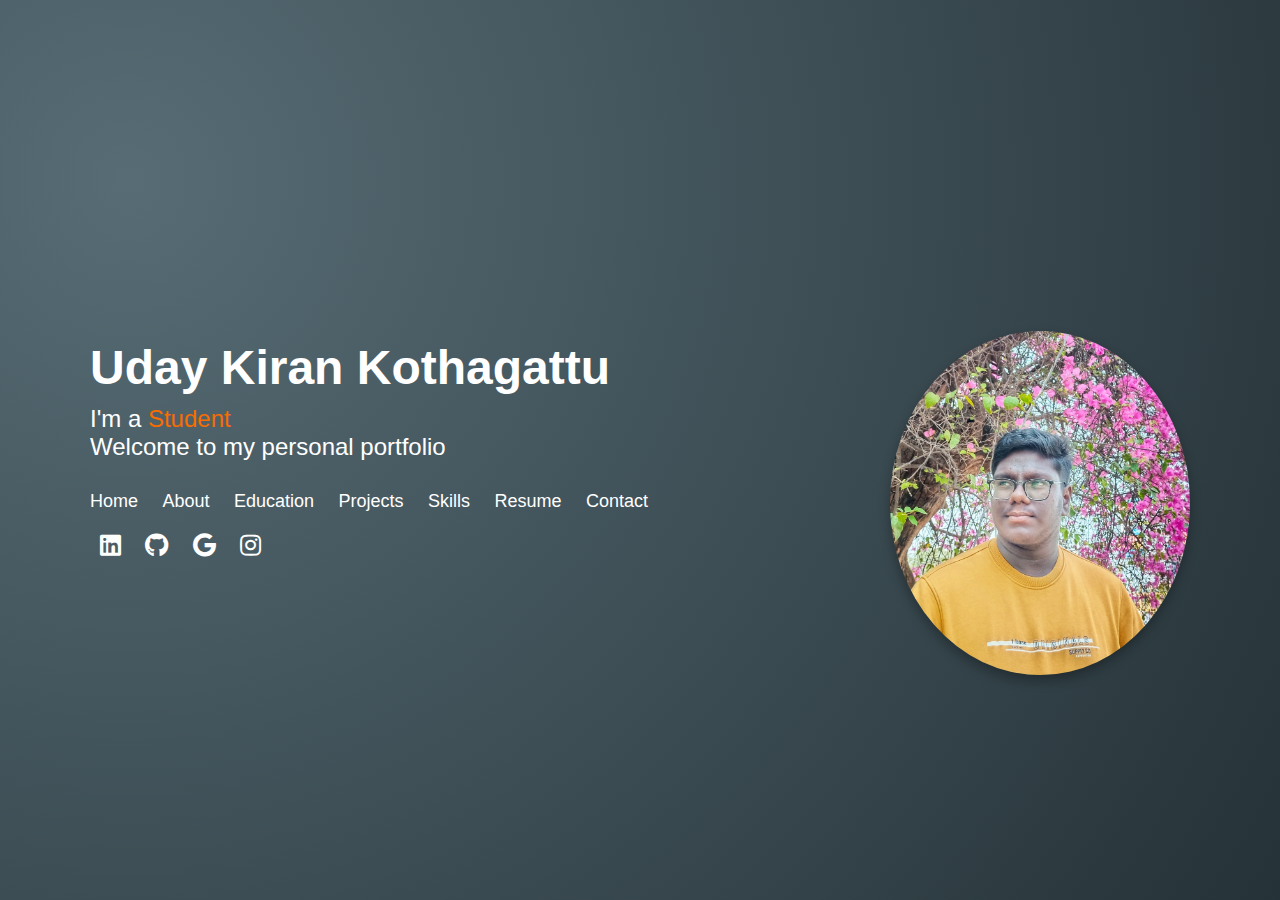
<file: portfolio/index.html>
<!DOCTYPE html>
<html lang="en">
<head>
    <meta charset="UTF-8">
    <meta name="viewport" content="width=device-width, initial-scale=1.0">
    <meta http-equiv="X-UA-Compatible" content="ie=edge">
    <title>Uday Kiran Kothagattu | Portfolio</title>
    <link rel="stylesheet" href="css/index.css">
    <link rel="script" href="script.js">
    <link rel="stylesheet" href="https://cdnjs.cloudflare.com/ajax/libs/font-awesome/5.15.4/css/all.min.css">
</head>
<body>
    <div class="container">
        <div class="text-container">
            <header>
                <h1>Uday Kiran Kothagattu</h1>
                <p>I'm a <span class="highlight" id="changing-text">Student</span><br>Welcome to my personal portfolio</p>
            </header>
            
            <nav>
                <ul class="nav-menu">
                    <li><a href="index.html" class="active">Home</a></li>
                    <li><a href="about.html">About</a></li>
                    <li><a href="education.html">Education</a></li>
                    <li><a href="projects.html">Projects</a></li>
                    <li><a href="skills.html">Skills</a></li>
                    <li><a href="https://docs.google.com/document/d/1vXhq47D64Rr6W3fVhoFE5xwmvSfVmQrx/edit?usp=drive_link&ouid=115570118427150800776&rtpof=true&sd=true" target="_blank">Resume</a></li>
                    <li><a href="contact.html">Contact</a></li>
                </ul>
            </nav>
            <div class="social-links">
                <a href="https://www.linkedin.com/in/uday-kiran-kothagattu" target="_blank"><i class="fab fa-linkedin"></i></a>
                <a href="https://github.com/Udaykiran887" target="_blank"><i class="fab fa-github"></i></a>
                <a href="mailto:udaykirankothagattu" target="_blank"><i class="fab fa-google"></i></a>
                <a href="https://www.instagram.com/unfav_kiran/" target="_blank"><i class="fab fa-instagram"></i></a>
            </div>
        </div>
        
        <div class="image-container">
            <img src="images/img1.jpg" alt="Uday Kiran Kothagattu">
        </div>
    </div>
    <script src="script.js"></script>

</body>
</html>
</file>
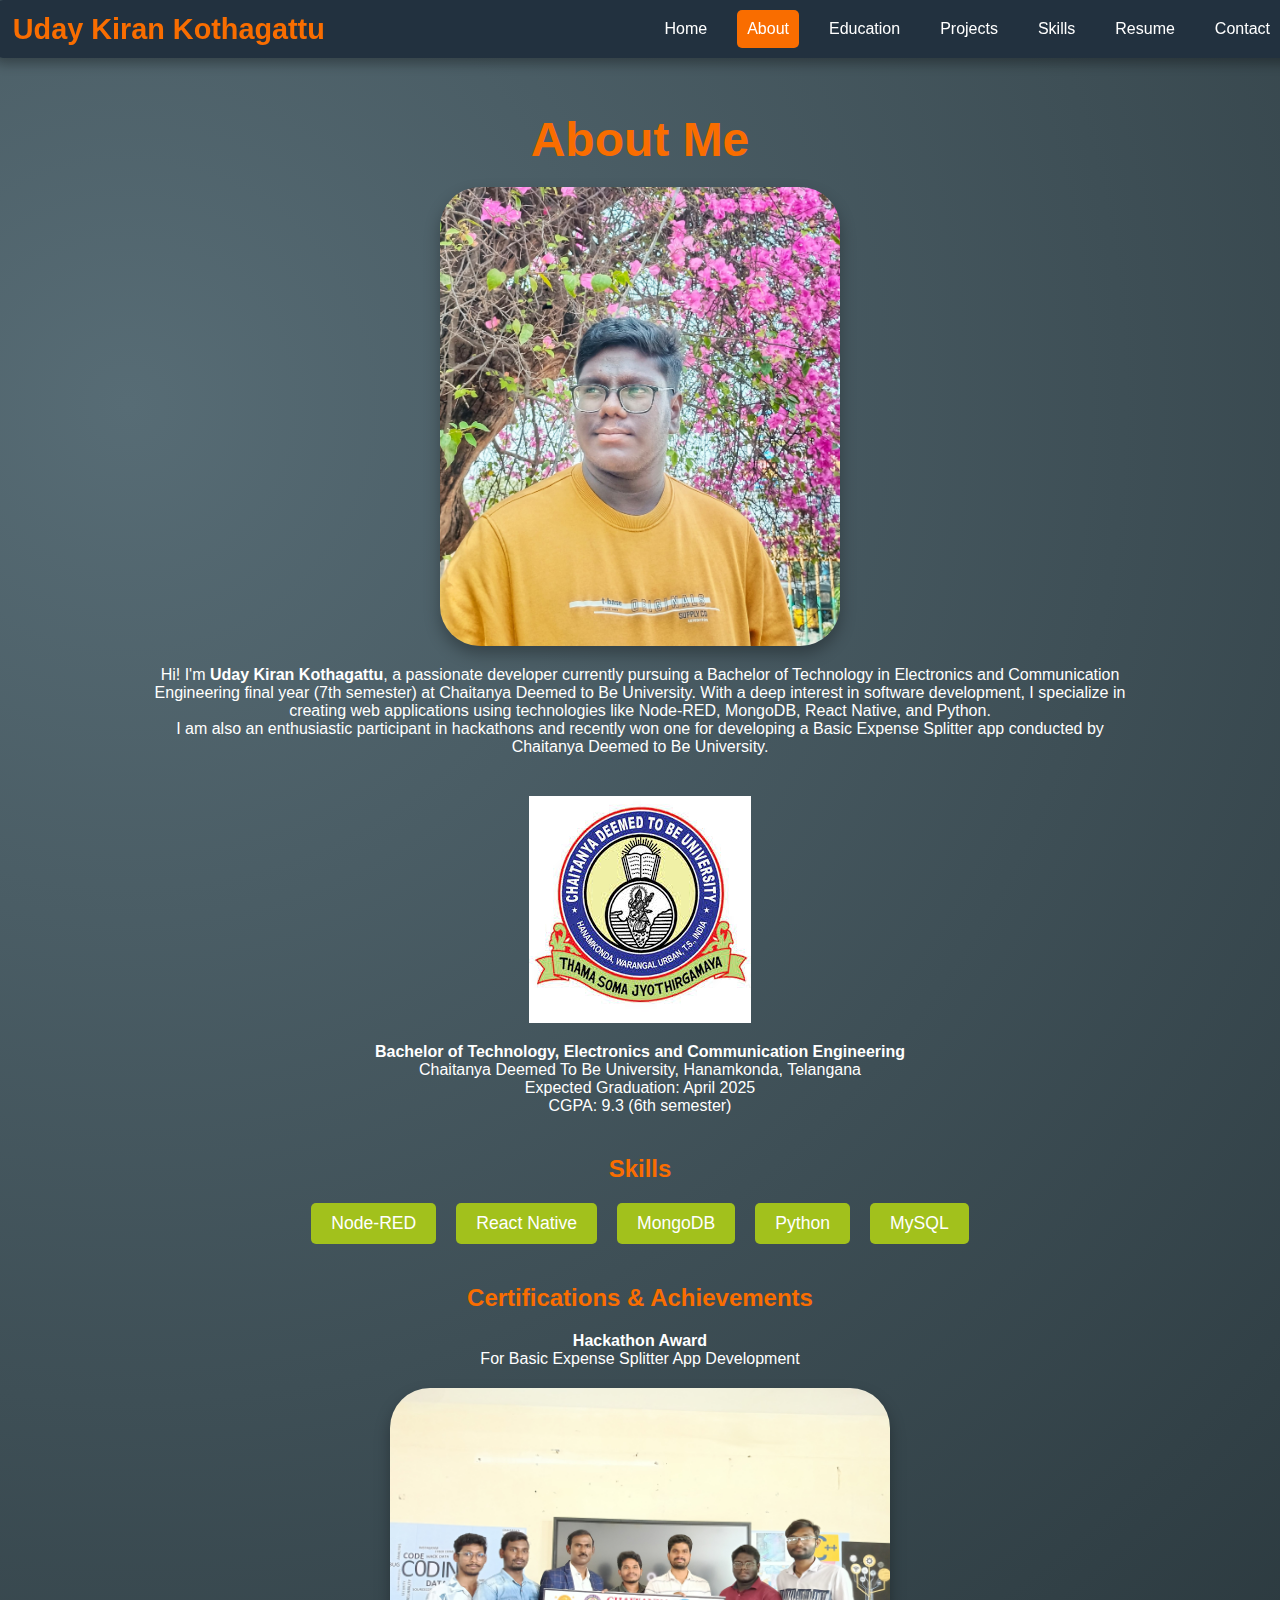
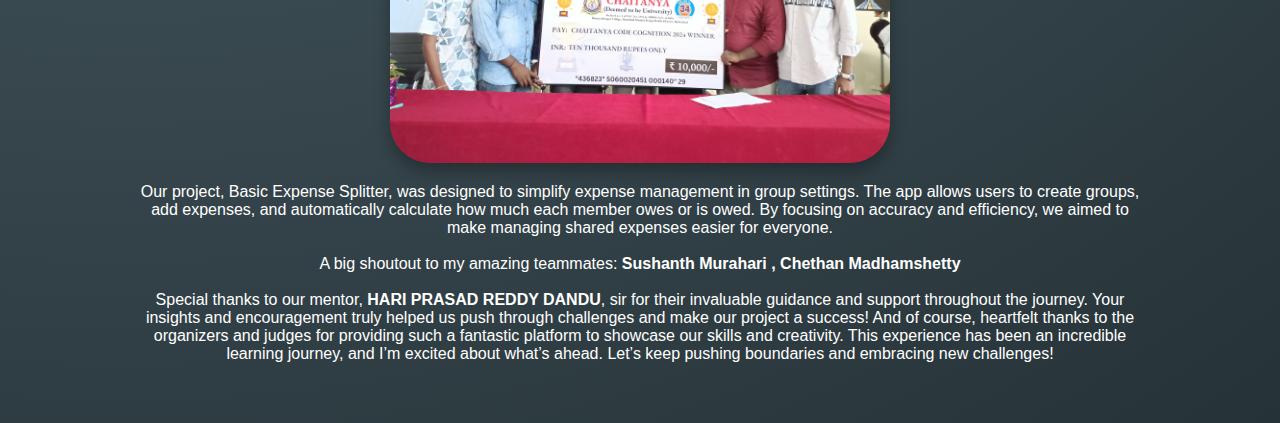
<file: portfolio/about.html>
<!DOCTYPE html>
<html lang="en">
<head>
    <meta charset="UTF-8">
    <meta name="viewport" content="width=device-width, initial-scale=1.0">
    <title>About Uday Kiran Kothagattu</title>
    <link rel="stylesheet" href="css/about.css">
    <link rel="stylesheet" href="css/navbar.css">
</head>
<body>
  <!-- Navbar Include -->
  <nav>
    <div class="logo">
      <h1>Uday Kiran Kothagattu</h1>
    </div>
    <div class="hamburger" id="hamburger">
      <span class="bar"></span>
      <span class="bar"></span>
      <span class="bar"></span>
    </div>
    <div>
      <a href="index.html">Home</a>
      <a href="about.html" class="active">About</a>
      <a href="education.html">Education</a>
      <a href="projects.html">Projects</a>
      <a href="skills.html">Skills</a>
      <a href="https://docs.google.com/document/d/1vXhq47D64Rr6W3fVhoFE5xwmvSfVmQrx/edit?usp=drive_link&ouid=115570118427150800776&rtpof=true&sd=true" target="_blank">Resume</a>
      <a href="contact.html">Contact</a>
    </div>
  </nav>
  
  <main>
    <div class="container">
        <header>
            <h1>About Me</h1>
            <img src="images/img1.jpg" alt="" class="one">
            <p>
                Hi! I'm <b>Uday Kiran Kothagattu</b>, a passionate developer currently pursuing a Bachelor of Technology in Electronics and Communication Engineering final year (7th semester) at Chaitanya Deemed to Be University. 
                With a deep interest in software development, I specialize in creating web applications using technologies like Node-RED, MongoDB, React Native, and Python. 
                <br>
                I am also an enthusiastic participant in hackathons and recently won one for developing a Basic Expense Splitter app conducted by Chaitanya Deemed to Be University.
            </p>
        </header>

        <section class="section">
            <img src="images/cdu.jpeg" alt="cdu" class="three">
            <p>
                <strong>Bachelor of Technology, Electronics and Communication Engineering</strong><br>
                Chaitanya Deemed To Be University, Hanamkonda, Telangana<br>
                Expected Graduation: April 2025<br>
                CGPA: 9.3 (6th semester)
            </p>
        </section>

        <section class="section">
            <h2>Skills</h2>
            <div class="skills">
                <div class="skill-item">Node-RED</div>
                <div class="skill-item">React Native</div>
                <div class="skill-item">MongoDB</div>
                <div class="skill-item">Python</div>
                <div class="skill-item">MySQL</div>
            </div>
        </section>

        <section class="section">
            <h2>Certifications & Achievements</h2>
            <p>
                <strong>Hackathon Award</strong><br>
                For Basic Expense Splitter App Development
            </p>
            <img src="images/hacakthon.jpg" alt="hacakthon" class="two">
            <p>
                Our project, Basic Expense Splitter, was designed to simplify expense management in group settings. The app allows users to create groups, add expenses, and automatically calculate how much each member owes or is owed. By focusing on accuracy and efficiency, we aimed to make managing shared expenses easier for everyone.<br>
                <br>
                A big shoutout to my amazing teammates: <b>
Sushanth Murahari ,
Chethan Madhamshetty</b>
 <br>
 <br>

Special thanks to our mentor, <b>HARI PRASAD REDDY DANDU</b>, sir for their invaluable guidance and support throughout the journey. Your insights and encouragement truly helped us push through challenges and make our project a success!

And of course, heartfelt thanks to the organizers and judges for providing such a fantastic platform to showcase our skills and creativity. 

This experience has been an incredible learning journey, and I’m excited about what’s ahead. Let’s keep pushing boundaries and embracing new challenges!
            </p>
        </section>
    </div>
</main>

    <script src="navbar.js"></script>
</body>
</html>
</file>
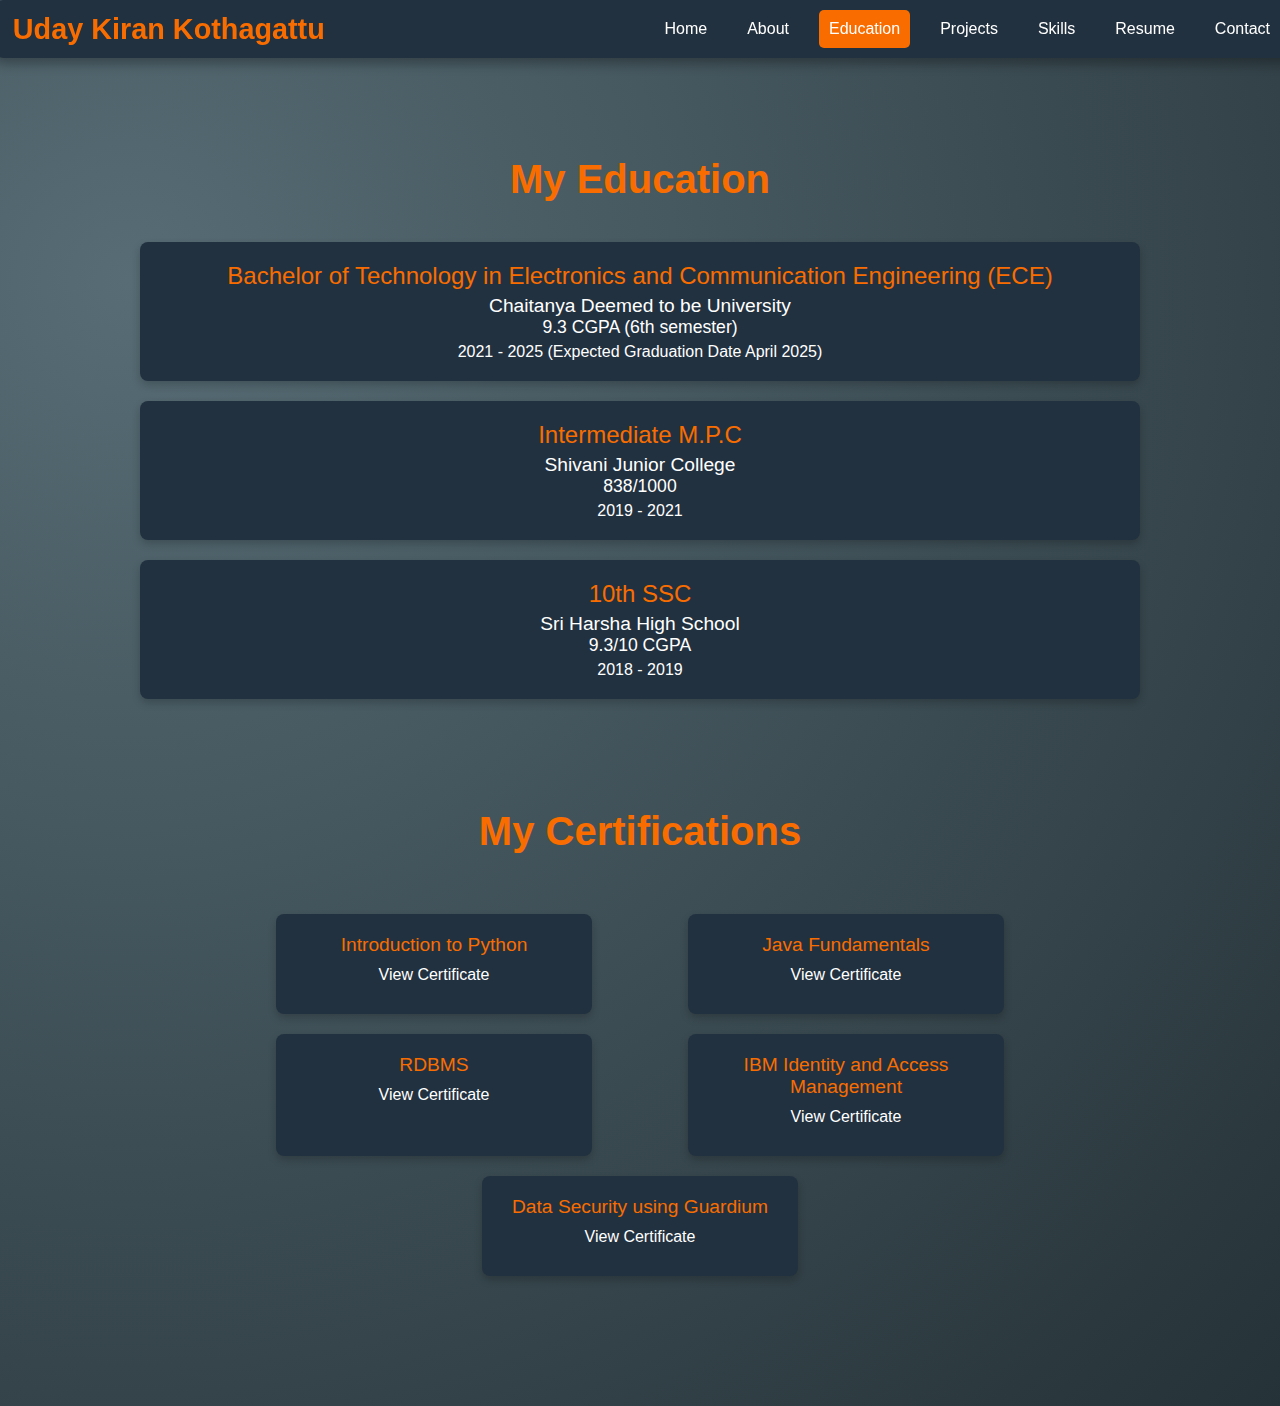
<file: portfolio/education.html>
<!DOCTYPE html>
<html lang="en">
<head>
    <meta charset="UTF-8">
    <meta name="viewport" content="width=device-width, initial-scale=1.0">
    <title>Education and Certifications - Uday Kiran Kothagattu</title>
    <link rel="stylesheet" href="css/education.css">
    <link rel="stylesheet" href="css/navbar.css">
</head>
<body>
    <!-- Navbar Include -->
  <nav>
    <div class="logo">
      <h1>Uday Kiran Kothagattu</h1>
    </div>
    <div class="hamburger" id="hamburger">
      <span class="bar"></span>
      <span class="bar"></span>
      <span class="bar"></span>
    </div>
    <div>
      <a href="index.html">Home</a>
      <a href="about.html">About</a>
      <a href="education.html"class="active">Education</a>
      <a href="projects.html">Projects</a>
      <a href="skills.html">Skills</a>
      <a href="https://docs.google.com/document/d/1vXhq47D64Rr6W3fVhoFE5xwmvSfVmQrx/edit?usp=drive_link&ouid=115570118427150800776&rtpof=true&sd=true" target="_blank">Resume</a>
      <a href="contact.html">Contact</a>
    </div>
  </nav>
  <main>
    <div class="container">
        <h1>My Education</h1>

        <!-- Education Section -->
        <div class="education-item">
            <div class="degree">Bachelor of Technology in Electronics and Communication Engineering (ECE)</div>
            <div class="institution">Chaitanya Deemed to be University</div>
            <div class="marks">9.3 CGPA (6th semester)</div>
            <div class="years">2021 - 2025 (Expected Graduation Date April 2025)</div>
            <img src="images/cdu.jpeg" alt="Chaitanya University" class="institution-image">
        </div>

        <div class="education-item">
            <div class="degree">Intermediate M.P.C</div>
            <div class="institution">Shivani Junior College</div>
            <div class="marks">838/1000</div>
            <div class="years">2019 - 2021</div>
            <img src="images/sjc.jpg" alt="Shivani Junior College" class="institution-image">
        </div>

        <div class="education-item">
            <div class="degree">10th SSC</div>
            <div class="institution">Sri Harsha High School</div>
            <div class="marks">9.3/10 CGPA</div>
            <div class="years">2018 - 2019</div>
            <img src="images/shs.jpg" alt="Sri Harsha High School" class="institution-image">
        </div>

        <!-- Certifications Section -->
        <div class="certifications">
            <h1>My Certifications</h1>
            <div class="certification-grid">
                <div class="certification-item">
                    <div class="certification-title">Introduction to Python</div>
                    <a href="images/py.png" target="_blank" class="certification-link">View Certificate</a>
                </div>

                <div class="certification-item">
                    <div class="certification-title">Java Fundamentals</div>
                    <a href="images/java.png" target="_blank" class="certification-link">View Certificate</a>
                </div>

                <div class="certification-item">
                    <div class="certification-title">RDBMS</div>
                    <a href="images/RDBMS.png" target="_blank" class="certification-link">View Certificate</a>
                </div>

                <div class="certification-item">
                    <div class="certification-title">IBM Identity and Access Management</div>
                    <a href="images/IAM.png" target="_blank" class="certification-link">View Certificate</a>
                </div>

                <div class="certification-item">
                    <div class="certification-title">Data Security using Guardium</div>
                    <a href="images/ds.png" target="_blank" class="certification-link">View Certificate</a>
                </div>
            </div>
        </div>
    </div>
    </main>

    <script src="navbar.js"></script>

</body>
</html>
</file>
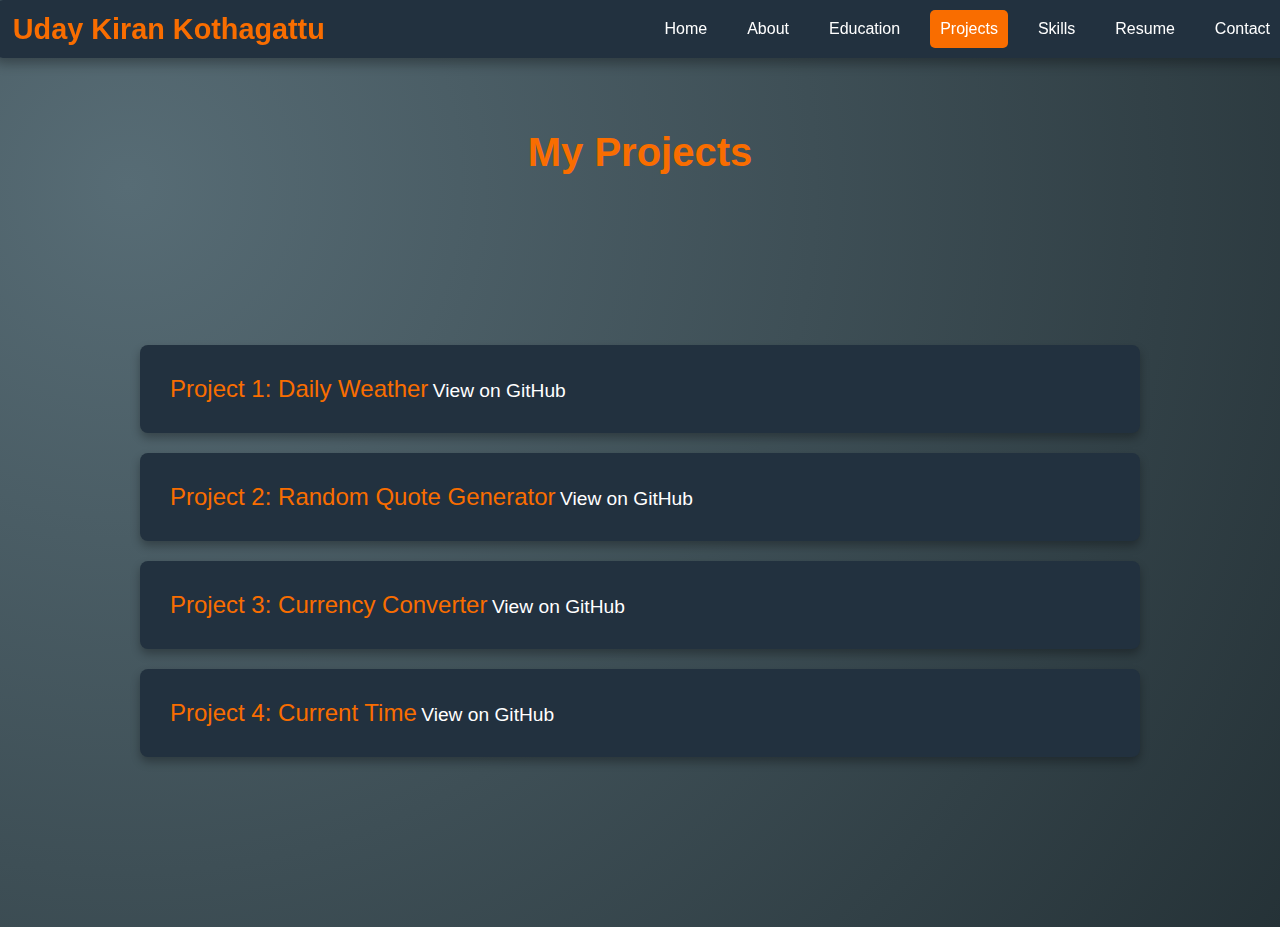
<file: portfolio/projects.html>
<!DOCTYPE html>
<html lang="en">
<head>
    <meta charset="UTF-8">
    <meta name="viewport" content="width=device-width, initial-scale=1.0">
    <title>Projects - Uday Kiran Kothagattu</title>
    <link rel="stylesheet" href="https://cdnjs.cloudflare.com/ajax/libs/font-awesome/4.7.0/css/font-awesome.min.css">
    <link rel="stylesheet" href="css/projects.css">
    <link rel="stylesheet" href="css/navbar.css">
</head>
<body>
<!-- Navbar Include -->
<nav>
    <div class="logo">
      <h1>Uday Kiran Kothagattu</h1>
    </div>
    <div class="hamburger" id="hamburger">
      <span class="bar"></span>
      <span class="bar"></span>
      <span class="bar"></span>
    </div>
    <div>
      <a href="index.html">Home</a>
      <a href="about.html" >About</a>
      <a href="education.html">Education</a>
      <a href="projects.html" class="active" >Projects</a>
      <a href="skills.html">Skills</a>
      <a href="https://docs.google.com/document/d/1vXhq47D64Rr6W3fVhoFE5xwmvSfVmQrx/edit?usp=drive_link&ouid=115570118427150800776&rtpof=true&sd=true" target="_blank">Resume</a>
      <a href="contact.html">Contact</a>
    </div>
  </nav>
  
  <main>
    <h1>My Projects</h1>
    <div class="container">
        <ul class="project-list">
            <li>
                <span class="project-title">Project 1: Daily Weather</span>
                <a href="https://github.com/Udaykiran887/Daily-weather" class="project-link" target="_blank">View on GitHub</a>
                <div class="project-description">This project demonstrates how to create a Daily Weather Dashboard using Node-RED and WeatherAPI. The dashboard fetches real-time weather data for a user-selected city and displays current temperature, weather condition, wind speed, and humidity. Ensuring users have up-to-date weather information.
                  The dashboard is created using Node-RED Dashboard nodes for UI, and it connects to the WeatherAPI to fetch live weather data..</div>
            </li>
            <li>
                <span class="project-title">Project 2: Random Quote Generator</span>
                <a href="https://github.com/Udaykiran887/Random-Quote-Generator" class="project-link" target="_blank">View on GitHub</a>
                <div class="project-description">The Random Quote Generator is a Node-RED flow that integrates with the API-Ninjas Quotes API to fetch random quotes based on specific categories. The quotes are displayed on a Node-RED dashboard, and the flow can be configured to save quotes into a MySQL database for later use.
                  This project is perfect for users who want to learn about API integration and build an interactive, customizable quote generation tool.</div>
            </li>
            <li>
                <span class="project-title">Project 3: Currency Converter</span>
                <a href="https://github.com/Udaykiran887/Currency-Converter" class="project-link" target="_blank">View on GitHub</a>
                <div class="project-description">The Random Quote Generator is a Node-RED flow that integrates with the API-Ninjas Quotes API to fetch random quotes based on specific categories. The quotes are displayed on a Node-RED dashboard, and the flow can be configured to save quotes into a MySQL database for later use.
                  This project is perfect for users who want to learn about API integration and build an interactive, customizable quote generation tool.</div>
            </li>
            <li>
                <span class="project-title">Project 4: Current Time</span>
                <a href="https://github.com/Udaykiran887/Current-Time" class="project-link" target="_blank">View on GitHub</a>
                <div class="project-description">The Current Time App is a simple Node.js (or Node-RED) application that uses the TimeZoneDB API to retrieve the current time for any selected time zone. This project allows users to query the time for a specific zone and format the response data, including details such as the country, GMT offset, and daylight saving time (DST) status.</div>
            </li>
        </ul>
    </div>
  </main>

  <script src="navbar.js"></script>
  
</body>
</html>
</file>
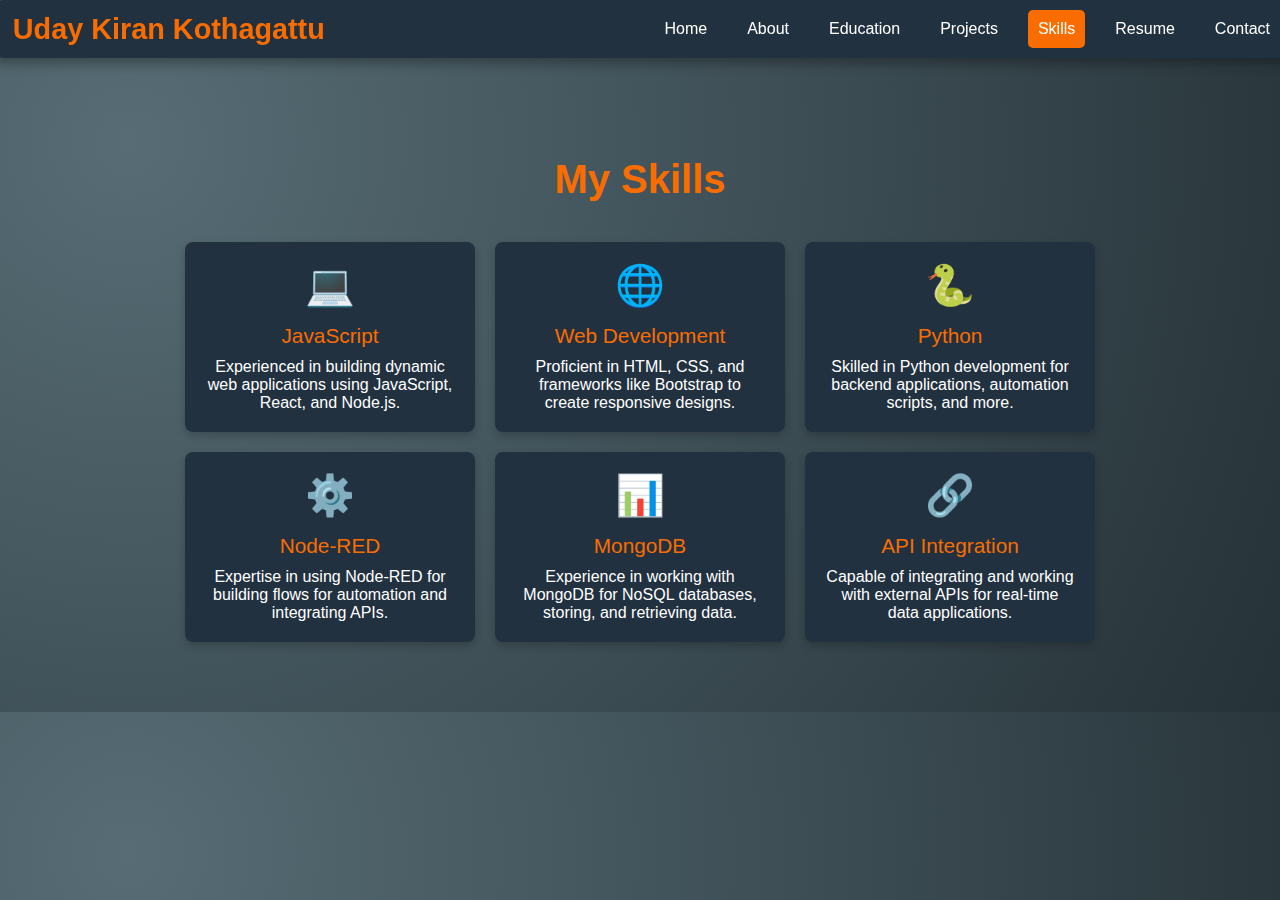
<file: portfolio/skills.html>
<!DOCTYPE html>
<html lang="en">
<head>
    <meta charset="UTF-8">
    <meta name="viewport" content="width=device-width, initial-scale=1.0">
    <title>Skills - Uday Kiran Kothagattu</title>
    <link rel="stylesheet" href="css/skills.css">
    <link rel="stylesheet" href="css/navbar.css">
</head>
<body>
<!-- Navbar Include -->
<nav>
    <div class="logo">
      <h1>Uday Kiran Kothagattu</h1>
    </div>
    <div class="hamburger" id="hamburger">
      <span class="bar"></span>
      <span class="bar"></span>
      <span class="bar"></span>
    </div>
    <div>
      <a href="index.html">Home</a>
      <a href="about.html" >About</a>
      <a href="education.html">Education</a>
      <a href="projects.html">Projects</a>
      <a href="skills.html" class="active">Skills</a>
      <a href="https://docs.google.com/document/d/1vXhq47D64Rr6W3fVhoFE5xwmvSfVmQrx/edit?usp=drive_link&ouid=115570118427150800776&rtpof=true&sd=true" target="_blank">Resume</a>
      <a href="contact.html">Contact</a>
    </div>
  </nav>
  
  <main>
    <div class="container">
        <h1>My Skills</h1>

        <div class="skills-section">
            <!-- Skill 1 -->
            <div class="skill">
                <div class="skill-icon">💻</div>
                <div class="skill-title">JavaScript</div>
                <div class="skill-description">
                    Experienced in building dynamic web applications using JavaScript, React, and Node.js.
                </div>
            </div>

            <!-- Skill 2 -->
            <div class="skill">
                <div class="skill-icon">🌐</div>
                <div class="skill-title">Web Development</div>
                <div class="skill-description">
                    Proficient in HTML, CSS, and frameworks like Bootstrap to create responsive designs.
                </div>
            </div>

            <!-- Skill 3 -->
            <div class="skill">
                <div class="skill-icon">🐍</div>
                <div class="skill-title">Python</div>
                <div class="skill-description">
                    Skilled in Python development for backend applications, automation scripts, and more.
                </div>
            </div>

            <!-- Skill 4 -->
            <div class="skill">
                <div class="skill-icon">⚙️</div>
                <div class="skill-title">Node-RED</div>
                <div class="skill-description">
                    Expertise in using Node-RED for building flows for automation and integrating APIs.
                </div>
            </div>

            <!-- Skill 5 -->
            <div class="skill">
                <div class="skill-icon">📊</div>
                <div class="skill-title">MongoDB</div>
                <div class="skill-description">
                    Experience in working with MongoDB for NoSQL databases, storing, and retrieving data.
                </div>
            </div>

            <!-- Skill 6 -->
            <div class="skill">
                <div class="skill-icon">🔗</div>
                <div class="skill-title">API Integration</div>
                <div class="skill-description">
                    Capable of integrating and working with external APIs for real-time data applications.
                </div>
            </div>
        </div>
    </div>
    </main>

    <script src="navbar.js"></script>

</body>
</html>
</file>
<file: portfolio/css/about.css>
body {
    font-family: 'Arial', sans-serif;
    background: radial-gradient(circle at 10% 20%, rgb(87, 108, 117) 0%, rgb(37, 50, 55) 100.2%);
    color: white;
    text-align: center;
    margin: 0;
    padding: 0;
}

.container {
    width: 90%;
    max-width: 1000px;
    margin: 0 auto;
    padding: 20px;
}

h1 {
    font-size: 3rem;
    margin-bottom: 20px;
    color: #f96d00;
    text-decoration: none;
}

p {
    font-size: auto;
    line-height: auto;
    text-align: center;
    margin-bottom: 20px;
}

h2 {
    color: #f96d00;
    text-decoration: none;
}

.section {
    margin: 40px 0;
}

.skills {
    display: flex;
    justify-content: center;
    gap: 20px;
    flex-wrap: wrap;
}

.skill-item {
    background-color: #a2c11c;
    padding: 10px 20px;
    border-radius: 5px;
    font-size: 1.1rem;
    color: white;
}

/* Mobile responsiveness */
@media (max-width: 600px) {
    h1 {
        font-size: 2.5rem;
    }

    p {
        font-size: 1rem;
    }

    .skills {
        flex-direction: column;
        align-items: center;
    }
}

img.one {
    height: 75%;
    width: 40%;
    border-radius: 40px;
    box-shadow: 0 8px 16px rgba(0, 0, 0, 0.3);
}

img.two {
    height: 80%;
    width: 50%;
    border-radius: 40px;
    box-shadow: 0 8px 16px rgba(0, 0, 0, 0.3);
}

/* Navbar Styles */
nav {
    display: flex; /* Use flexbox for layout */
    justify-content: space-between; /* Space between logo and menu */
    align-items: center; /* Center items vertically */
    background-color: #22313f; /* Change to your preferred color */
    padding: 10px 20px; /* Add some padding */
    
    position: relative; /* Position relative for absolute positioning of menu */
}

.logo h1 {
    font-size: 1.8rem;
    color: #f96d00;
    margin: 0; /* Remove margin for better alignment */
}

nav a {
    color: white; /* Change link color */
    text-decoration: none; /* Remove underline */
    padding: 10px; /* Padding for click area */
    transition: background-color 0.3s ease; /* Smooth transition for hover */
}

/* Style for the menu container */
nav > div:last-child {
    display: flex; /* Use flexbox for the menu */
    gap: 20px; /* Space between menu items */
}

nav a:hover,
nav a.active {
    background-color: #f96d00; /* Change background color on hover */
    border-radius: 5px; /* Rounded corners */
}

/* Hamburger Menu */
.hamburger {
    display: none; /* Hidden by default */
    flex-direction: column;
    cursor: pointer;
    margin-left: auto;
}

.hamburger .bar {
    width: 25px;
    height: 3px;
    background-color: white;
    margin: 4px 0;
}

.logo {
    margin-right: auto; /* Push logo to the right */
}

/* Responsive Styles */
@media (max-width: 768px) {
    nav {
        flex-direction: column; /* Stack nav items */
    }

    nav > div:last-child {
        display: none; /* Hide menu by default */
        flex-direction: column; /* Stack items vertically */
        position: absolute; /* Optional: position absolute for better visibility */
        top: 50px; /* Adjust as needed */
        right: 0;
        background-color: #22313f; /* Background color for dropdown */
        width: 100%; /* Full width */
    }

    nav > div:last-child.active {
        display: flex; /* Show menu when active */
    }

    .hamburger {
        display: flex; /* Show hamburger menu */
        color: white;
        font-size: 2rem;
    }

    nav a {
        padding: 15px;
        width: 100%; /* Make links full-width */
        text-align: center; /* Center text */
    }
}
</file>
<file: portfolio/css/navbar.css>
/* Navbar Styles */
nav {
  display: flex;
  justify-content: space-between;
  align-items: center;
  background-color: #22313f;
  padding: 10px 20px;
  color: white;
  position: fixed;
  top: 0;
  width: 99%;
  z-index: 900;
  right: -20px;
  border-radius: 10px;
  box-shadow: 0 6px 12px rgba(0, 0, 0, 0.3);
}

.logo h1 {
  font-size: 1.8rem;
  color: #f96d00;
  margin: 0;
}

/* Style for the menu container */
nav > div:last-child {
  display: flex;
  gap: 20px;
}

/* Hamburger Menu */
.hamburger {
  display: none;
  flex-direction: column;
  cursor: pointer;
  margin-left: auto;
}

.hamburger .bar {
  width: 25px;
  height: 3px;
  background-color: white;
  margin: 4px 0;
}

.logo {
  margin-right: auto;
}

body {
  padding-top: 60px;
}
/* Responsive Styles */
@media (max-width: 768px) {
  nav {
      flex-direction: row; /* Keeps logo and hamburger on the same line */
      justify-content: space-between;
      border-radius: 10px;
      box-shadow: 0 6px 12px rgba(0, 0, 0, 0.3);
  }

  nav > div:last-child {
      display: none;
      flex-direction: column;
      position: absolute;
      top: 50px;
      right: 0;
      background-color: #22313f;
      width: 100%;
      
  }

  nav > div:last-child.active {
      display: flex;
  }

  .hamburger {
      display: flex;
      border-radius: 10px;
      box-shadow: 0 6px 12px rgba(0, 0, 0, 0.3);
  }

  nav a {
      padding: 15px;
      width: 100%;
      text-align: center;
  }
}
</file>
<file: portfolio/css/education.css>
body {
    font-family: 'Arial', sans-serif;
    background: radial-gradient(circle at 10% 20%, rgb(87, 108, 117) 0%, rgb(37, 50, 55) 100.2%);
    color: white;
    margin: 0;
    padding: 0;
}

.container {
    max-width: 1000px;
    margin: 50px auto;
    padding: 20px;
}

h1 {
    text-align: center;
    margin-bottom: 40px;
    color: #f96d00;
    font-size: 2.5rem;
}

/* Education Section */
.education-item {
    background-color: #22313f;
    padding: 20px;
    margin: 20px 0;
    border-radius: 8px;
    transition: transform 0.3s ease, box-shadow 0.3s ease;
    box-shadow: 0 4px 8px rgba(0, 0, 0, 0.2);
    position: relative;
    overflow: hidden;
}

.education-item:hover {
    transform: scale(1.05);
    box-shadow: 0 6px 12px rgba(0, 0, 0, 0.3);
}

.degree {
    font-size: 1.5rem;
    color: #f96d00;
    text-align: center;
}

.institution {
    font-size: 1.2rem;
    color: white;
    margin-top: 5px;
    text-align: center;
}

.marks {
    text-align: center;
    color: white;
    font-size: 1.1rem;
}

.years {
    font-size: 1rem;
    color: white;
    margin-top: 5px;
    text-align: center;
}

.institution-image {
    display: none;
    width: 150px;
    margin: 20px auto;
    border-radius: 8px;
}

.education-item:hover .institution-image {
    display: block;
}

/* Certifications Section */
.certifications {
    margin-top: 50px;
    padding: 20px;
}

.certifications h1 {
    margin-top: 40px;
    color: #f96d00; /* Make the certifications section heading the same color */
}

.certification-grid {
    padding: 20px;
    display: flex;
    flex-wrap: wrap;
    justify-content: space-evenly;
}

.certification-item {
    background-color: #22313f;
    width: 30%;
    margin-bottom: 20px;
    padding: 20px;
    border-radius: 8px;
    box-shadow: 0 4px 8px rgba(0, 0, 0, 0.2);
    text-align: center;
    transition: transform 0.3s ease;
}

.certification-item:hover {
    transform: scale(1.05);
    box-shadow: 0 6px 12px rgba(0, 0, 0, 0.3);
}

.certification-title {
    font-size: 1.2rem;
    color: #f96d00;
    margin-bottom: 10px;
}

.certification-link {
    font-size: 1rem;
    color: white;
    text-decoration: none;
    margin-bottom: 10px;
    display: block;
}

.certification-link:hover {
    color: #f96d00;
}

/* Navbar Styles */
nav {
    display: flex; /* Use flexbox for layout */
    justify-content: space-between; /* Space between logo and menu */
    align-items: center; /* Center items vertically */
    background-color: #22313f; /* Change to your preferred color */
    padding: 10px 20px; /* Add some padding */
    color: white;
    position: relative; /* Position relative for absolute positioning of menu */
}

.logo h1 {
    font-size: 1.8rem;
    color: #f96d00;
    margin: 0; /* Remove margin for better alignment */
}

nav a {
    color: white; /* Change link color */
    text-decoration: none; /* Remove underline */
    padding: 10px; /* Padding for click area */
    transition: background-color 0.3s ease; /* Smooth transition for hover */
    
}

/* Style for the menu container */
nav > div:last-child {
    display: flex; /* Use flexbox for the menu */
    gap: 20px; /* Space between menu items */
}

nav a:hover,
nav a.active {
    background-color: #f96d00; /* Change background color on hover */
    border-radius: 5px; /* Rounded corners */
}

/* Hamburger Menu */
.hamburger {
    display: none; /* Hidden by default */
    flex-direction: column;
    cursor: pointer;
    margin-left: auto;
}

.hamburger .bar {
    width: 25px;
    height: 3px;
    background-color: white;
    margin: 4px 0;
}

.logo {
    margin-right: auto; /* Push logo to the right */
}

/* Responsive Styles */
@media (max-width: 768px) {
    nav {
        flex-direction: column; /* Stack nav items */
    }

    nav > div:last-child {
        display: none; /* Hide menu by default */
        flex-direction: column; /* Stack items vertically */
        position: absolute; /* Optional: position absolute for better visibility */
        top: 50px; /* Adjust as needed */
        right: 0;
        background-color: #22313f; /* Background color for dropdown */
        width: 100%; /* Full width */
    }

    nav > div:last-child.active {
        display: flex; /* Show menu when active */
    }

    .hamburger {
        display: flex; /* Show hamburger menu */
        color: white;
        font-size: 2rem;
    }

    nav a {
        padding: 15px;
        width: 100%; /* Make links full-width */
        text-align: center; /* Center text */
        border-radius: 10px;
    }

}
</file>
<file: portfolio/css/projects.css>
body {
    font-family: 'Arial', sans-serif;
    background: radial-gradient(circle at 10% 20%, rgb(87, 108, 117) 0%, rgb(37, 50, 55) 100.2%);
    color: #C9D1D9;
    margin: 0;
    padding: 0;
}

.container {
    max-width: 1000px;
    margin: 100px auto;
    padding: 50px;
    border-radius: 30px;
    
}

h1 {
    text-align: center;
    margin-top: 70px;
    margin-bottom: 40px;
    color: #f96d00;
    font-size: 2.5rem;
    
}

.project-list {
    list-style: none;
    padding: 0;
}

.project-list li {
    margin: 20px 0;
    padding: 30px;
    background-color: #22313f;
    border-radius: 8px;
    transition: transform 0.5s smooth;
    position: relative;
    box-shadow: 0 5px 10px rgba(0, 0, 0, 0.3);
}

.project-list li:hover {
    transform: scale(1.05);
}

.project-title {
    font-size: 1.5rem;
    margin-bottom: 10px;
    color: #f96d00;
}

.project-link {
    text-decoration: none;
    color: white;
    font-size: 1.2rem;
    transition: color 0.3s ease;
}

.project-link:hover {
    color: #f96d00;
}

.project-description {
    display: none;
    position: relative;
    top: 100%;
    left: 0;
    width: 100%;
    padding: 20px;
    background-color: #fff;
    border-radius: 8px;
    box-shadow: 0px 4px 8px rgba(0, 0, 0, 0.2);
    color: black;
    transition: opacity 0.3s ease;
    z-index: 1;
}

/* Show the project description on hover */
.project-list li:hover .project-description {
    display: block;
    opacity: 1;
}
/* Navbar Styles */
nav {
    display: flex; /* Use flexbox for layout */
    justify-content: space-between; /* Space between logo and menu */
    align-items: center; /* Center items vertically */
    background-color: #22313f; /* Change to your preferred color */
    padding: 10px 20px; /* Add some padding */
    color: white;
    position: relative; /* Position relative for absolute positioning of menu */
}

.logo h1 {
    font-size: 1.8rem;
    color: #f96d00;
    margin: 0; /* Remove margin for better alignment */
}

nav a {
    color: white; /* Change link color */
    text-decoration: none; /* Remove underline */
    padding: 10px; /* Padding for click area */
    transition: background-color 0.3s ease; /* Smooth transition for hover */
}

/* Style for the menu container */
nav > div:last-child {
    display: flex; /* Use flexbox for the menu */
    gap: 20px; /* Space between menu items */
}

nav a:hover,
nav a.active {
    background-color: #f96d00; /* Change background color on hover */
    border-radius: 5px; /* Rounded corners */
}

/* Hamburger Menu */
.hamburger {
    display: none; /* Hidden by default */
    flex-direction: column;
    cursor: pointer;
    margin-left: auto;
}

.hamburger .bar {
    width: 25px;
    height: 3px;
    background-color: white;
    margin: 4px 0;
}

.logo {
    margin-right: auto;
}

/* Responsive Styles */
@media (max-width: 768px) {
    nav {
        flex-direction: column; /* Stack nav items */
    }

    nav > div:last-child {
        display: none; /* Hide menu by default */
        flex-direction: column; /* Stack items vertically */
        position: absolute; /* Optional: position absolute for better visibility */
        top: 50px; /* Adjust as needed */
        right: 0;
        background-color: #22313f; /* Background color for dropdown */
        width: 100%; /* Full width */
    }

    nav > div:last-child.active {
        display: flex; /* Show menu when active */
    }

    .hamburger {
        display: flex; /* Show hamburger menu */
        color: white;
        font-size: 2rem;
    }

    nav a {
        padding: 15px;
        width: 100%; /* Make links full-width */
        text-align: center; /* Center text */
    }
}
</file>
<file: portfolio/css/skills.css>
body {
    font-family: 'Arial', sans-serif;
    background: radial-gradient(circle at 10% 20%, rgb(87, 108, 117) 0%, rgb(37, 50, 55) 100.2%);
    color: black;
    margin: 0;
    padding: 0;
}

.container {
    max-width: 1000px;
    margin: 50px auto;
    padding: 20px;
}

h1 {
    text-align: center;
    margin-bottom: 40px;
    color: #f96d00;
    font-size: 2.5rem;
}

.skills-section {
    display: flex;
    flex-wrap: wrap;
    justify-content: center;
    gap: 20px;
}

.skill {
    background-color: #22313f;
    padding: 20px;
    border-radius: 8px;
    width: 250px;
    text-align: center;
    transition: transform 0.3s ease;
    box-shadow: 0 4px 8px rgba(0, 0, 0, 0.2);
}

.skill:hover {
    transform: scale(1.05);
}

.skill-icon {
    font-size: 2.5rem;
    color: #f96d00;
    margin-bottom: 15px;
}

.skill-title {
    font-size: 1.3rem;
    margin-bottom: 10px;
    color: #f96d00;
}

.skill-description {
    color: white;
    font-size: 1rem;
}
/* Navbar Styles */
nav {
    display: flex; /* Use flexbox for layout */
    justify-content: space-between; /* Space between logo and menu */
    align-items: center; /* Center items vertically */
    background-color: #22313f; /* Change to your preferred color */
    padding: 10px 20px; /* Add some padding */
    color: white;
    position: relative; /* Position relative for absolute positioning of menu */
}

.logo h1 {
    font-size: 1.8rem;
    color: #f96d00;
    margin: 0; /* Remove margin for better alignment */
}

nav a {
    color: white; /* Change link color */
    text-decoration: none; /* Remove underline */
    padding: 10px; /* Padding for click area */
    transition: background-color 0.3s ease; /* Smooth transition for hover */
}

/* Style for the menu container */
nav > div:last-child {
    display: flex; /* Use flexbox for the menu */
    gap: 20px; /* Space between menu items */
}

nav a:hover,
nav a.active {
    background-color: #f96d00; /* Change background color on hover */
    border-radius: 5px; /* Rounded corners */
}

/* Hamburger Menu */
.hamburger {
    display: none; /* Hidden by default */
    flex-direction: column;
    cursor: pointer;
    margin-left: auto;
}

.hamburger .bar {
    width: 25px;
    height: 3px;
    background-color: white;
    margin: 4px 0;
}

.logo {
    margin-right: auto; /* Push logo to the right */
}

/* Responsive Styles */
@media (max-width: 768px) {
    nav {
        flex-direction: column; /* Stack nav items */
    }

    nav > div:last-child {
        display: none; /* Hide menu by default */
        flex-direction: column; /* Stack items vertically */
        position: absolute; /* Optional: position absolute for better visibility */
        top: 50px; /* Adjust as needed */
        right: 0;
        background-color: #22313f; /* Background color for dropdown */
        width: 100%; /* Full width */
    }

    nav > div:last-child.active {
        display: flex; /* Show menu when active */
    }

    .hamburger {
        display: flex; /* Show hamburger menu */
        color: white;
        font-size: 2rem;
    }

    nav a {
        padding: 15px;
        width: 100%; /* Make links full-width */
        text-align: center; /* Center text */
    }
}
</file>
<file: portfolio/css/index.css>
/* General Reset */
* {
    margin: 0;
    padding: 0;
    box-sizing: border-box;
}

body {
    font-family: 'Arial', sans-serif;
    background: radial-gradient(circle at 10% 20%, rgb(87, 108, 117) 0%, rgb(37, 50, 55) 100.2%);
    color: black;
}

.container {
    display: flex;
    justify-content: space-between;
    align-items: center;
    max-width: 1200px;
    margin: 0 auto;
    padding: 50px;
    height: 100vh; /* Full height of the viewport */
}

/* Header Styles */
header h1 {
    font-size: 48px;
    font-weight: bold;
    color: #fff;
    text-align: left;
}

header p {
    font-size: 24px;
    margin-top: 10px;
    color: #fff;
    text-align: left;
}

.highlight {
    color: #f96d00;
    text-decoration: none;
    transition: color 0.5s ease;
}

/* Navigation Styles */
nav ul {
    list-style: none;
    margin-top: 30px;
    text-align: left;
}

nav ul li {
    display: inline-block;
    margin-right: 20px;
}

nav ul li a {
    color: #fff;
    text-decoration: none;
    font-size: 18px;
}

nav ul li a:hover {
    text-decoration: underline;
    transition: ease-in 0.3s;    
}

.nav-menu li a:hover {
    color: #f96d00;
    text-decoration-style: 2em;
    text-underline-offset: 5px;
}

/* Image Container Styles */
.image-container {
    margin-top: 10%;
    text-align: center;
}

.image-container img {
    border-radius: 50%;
    max-width: 300px;
    height: auto;
    object-fit: cover;
    box-shadow: 0 6px 12px rgba(0, 0, 0, 0.3);
}

/* Social Links Styles */
.social-links {
    color: #fff;
    margin-top: 20px;
    text-align: left;
}

.social-links a {
    color: #fff;
    margin: 0 10px;
    font-size: 1.5em;
    transition: color 0.3s ease;
}

.social-links a:hover {
    color: #f96d00;
}

/* Responsive Styles for Small Screens */
@media (max-width: 768px) {
    .container {
        flex-direction: column; /* Stack elements vertically */
        justify-content: center; /* Center vertically */
        padding: 20px; /* Reduced padding */
        height: auto; /* Allow height to adjust based on content */
    }

    header h1 {
        font-size: 36px; /* Smaller font size for header */
        text-align: center; /* Center align for mobile */
    }

    header p {
        font-size: 20px; /* Smaller font size for paragraph */
        text-align: center; /* Center align for mobile */
    }

    nav ul {
        flex-direction: column; /* Stack menu items vertically */
        margin: 20px 0; /* Add margin for spacing */
        text-align: center; /* Center align menu on small screens */
    }

    nav ul li {
        display: block; /* Make menu items block elements */
        margin-bottom: 15px; /* Space between menu items */
    }

    .social-links {
        text-align: center; /* Center align social links */
        margin-top: 10px; /* Reduce margin on top */
    }

    .social-links a {
        font-size: 1.2em; /* Smaller social link size */
        margin: 0 5px; /* Reduce margin */
    }

    .image-container {
        margin-top: 5%; /* Reduce margin for image container */
    }

    .image-container img {
        max-width: 80%; /* Make image responsive */
    }
}
</file>
